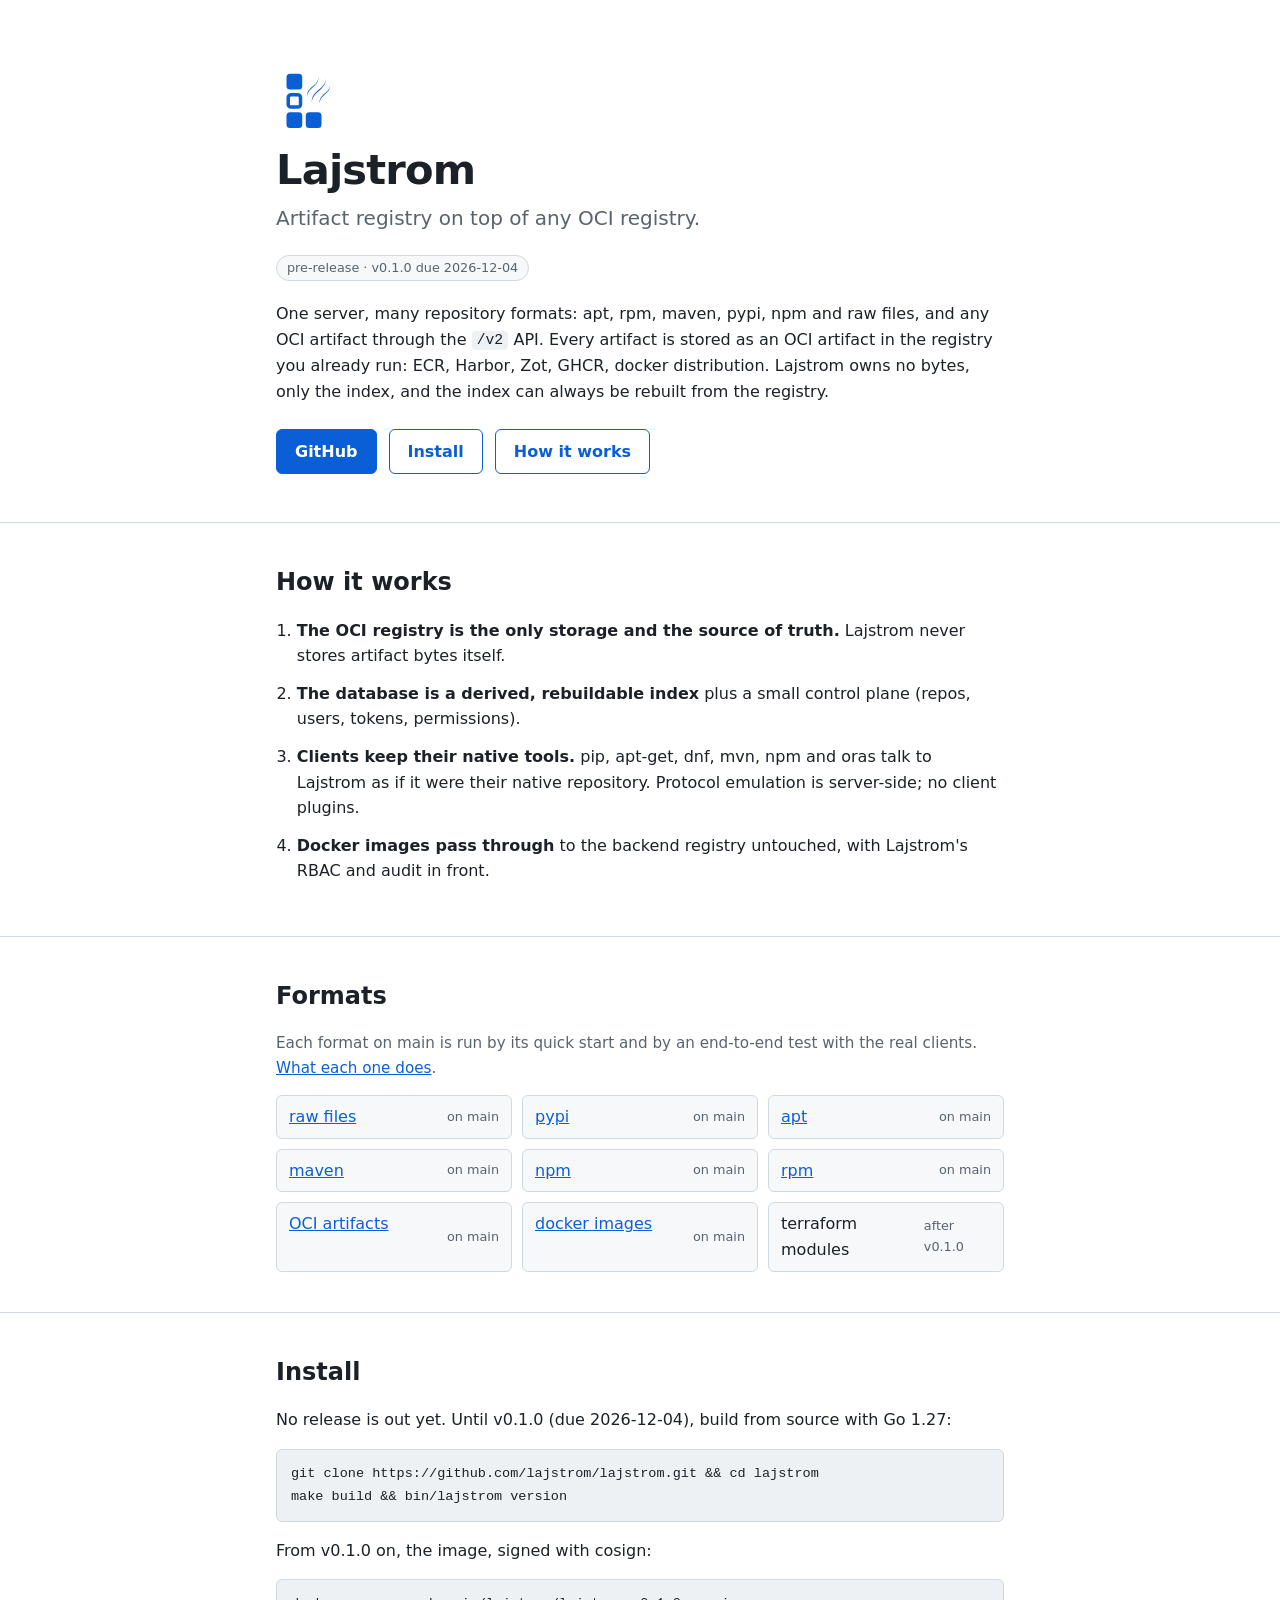
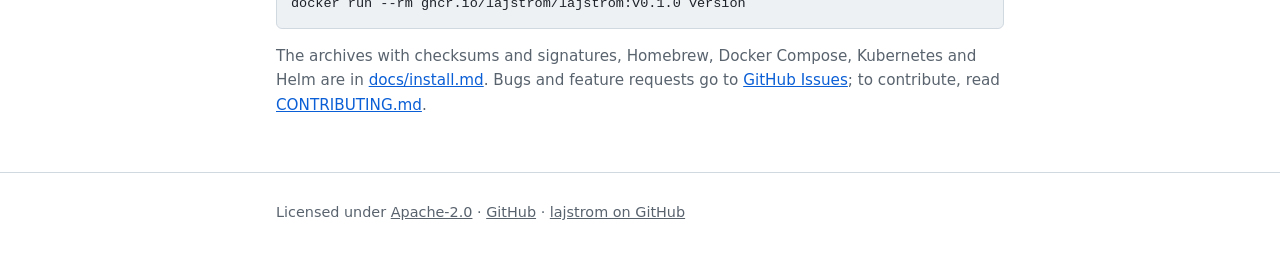
<file: index.html>
<!doctype html>
<html lang="en">
<head>
<meta charset="utf-8"><meta name="viewport" content="width=device-width,initial-scale=1"><link rel="icon" href="/favicon.svg" type="image/svg+xml"><link rel="stylesheet" href="/style.css">
<title>Lajstrom</title>
<meta name="description" content="Artifact registry on top of any OCI registry. One server for apt, rpm, maven, pypi, npm, raw files and OCI artifacts, stored in the registry you already run.">
<meta property="og:type" content="website">
<meta property="og:title" content="Lajstrom">
<meta property="og:description" content="Artifact registry on top of any OCI registry. One server for apt, rpm, maven, pypi, npm, raw files and OCI artifacts, stored in the registry you already run.">
<meta property="og:url" content="https://lajstrom.dev/">
</head>
<body>
<header class="hero"><div class="wrap">
<picture class="mark"><source srcset="/assets/logo-dark.svg" media="(prefers-color-scheme: dark)"><img src="/assets/logo.svg" alt="" width="56" height="56"></picture>
<h1>Lajstrom</h1>
<p class="tag">Artifact registry on top of any OCI registry.</p>
<span class="badge">pre-release &middot; v0.1.0 due 2026-12-04</span>
<p class="lead">One server, many repository formats: apt, rpm, maven, pypi, npm and raw files, and any OCI artifact through the <code>/v2</code> API. Every artifact is stored as an OCI artifact in the registry you already run: ECR, Harbor, Zot, GHCR, docker distribution. Lajstrom owns no bytes, only the index, and the index can always be rebuilt from the registry.</p>
<div class="btns"><a class="btn primary" href="https://github.com/lajstrom/lajstrom">GitHub</a><a class="btn" href="#install">Install</a><a class="btn" href="#how-it-works">How it works</a></div>
</div></header>
<main>
<section id="how-it-works"><div class="wrap">
<h2>How it works</h2>
<ol class="principles">
<li><strong>The OCI registry is the only storage and the source of truth.</strong> Lajstrom never stores artifact bytes itself.</li>
<li><strong>The database is a derived, rebuildable index</strong> plus a small control plane (repos, users, tokens, permissions).</li>
<li><strong>Clients keep their native tools.</strong> pip, apt-get, dnf, mvn, npm and oras talk to Lajstrom as if it were their native repository. Protocol emulation is server-side; no client plugins.</li>
<li><strong>Docker images pass through</strong> to the backend registry untouched, with Lajstrom's RBAC and audit in front.</li>
</ol>
</div></section>
<section id="formats"><div class="wrap">
<h2>Formats</h2>
<p class="note">Each format on main is run by its quick start and by an end-to-end test with the real clients. <a href="https://github.com/lajstrom/lajstrom#what-works">What each one does</a>.</p>
<ul class="formats">
<li><a href="https://github.com/lajstrom/lajstrom/blob/main/docs/quickstart/raw.md">raw files</a> <span>on main</span></li>
<li><a href="https://github.com/lajstrom/lajstrom/blob/main/docs/quickstart/pypi.md">pypi</a> <span>on main</span></li>
<li><a href="https://github.com/lajstrom/lajstrom/blob/main/docs/quickstart/apt.md">apt</a> <span>on main</span></li>
<li><a href="https://github.com/lajstrom/lajstrom/blob/main/docs/quickstart/maven.md">maven</a> <span>on main</span></li>
<li><a href="https://github.com/lajstrom/lajstrom/blob/main/docs/quickstart/npm.md">npm</a> <span>on main</span></li>
<li><a href="https://github.com/lajstrom/lajstrom/blob/main/docs/quickstart/rpm.md">rpm</a> <span>on main</span></li>
<li><a href="https://github.com/lajstrom/lajstrom/blob/main/docs/quickstart/oras.md">OCI artifacts</a> <span>on main</span></li>
<li><a href="https://github.com/lajstrom/lajstrom/blob/main/docs/quickstart/docker.md">docker images</a> <span>on main</span></li>
<li>terraform modules <span>after v0.1.0</span></li>
</ul>
</div></section>
<section id="install"><div class="wrap">
<h2>Install</h2>
<p>No release is out yet. Until v0.1.0 (due 2026-12-04), build from source with Go 1.27:</p>
<pre><code>git clone https://github.com/lajstrom/lajstrom.git &amp;&amp; cd lajstrom
make build &amp;&amp; bin/lajstrom version</code></pre>
<p>From v0.1.0 on, the image, signed with cosign:</p>
<pre><code>docker run --rm ghcr.io/lajstrom/lajstrom:v0.1.0 version</code></pre>
<p class="note">The archives with checksums and signatures, Homebrew, Docker Compose, Kubernetes and Helm are in <a href="https://github.com/lajstrom/lajstrom/blob/main/docs/install.md">docs/install.md</a>. Bugs and feature requests go to <a href="https://github.com/lajstrom/lajstrom/issues">GitHub Issues</a>; to contribute, read <a href="https://github.com/lajstrom/lajstrom/blob/main/CONTRIBUTING.md">CONTRIBUTING.md</a>.</p>
</div></section>
</main>
<footer><div class="wrap">
Licensed under <a href="https://www.apache.org/licenses/LICENSE-2.0">Apache-2.0</a> &middot; <a href="https://github.com/lajstrom/lajstrom">GitHub</a> &middot; <a href="https://github.com/lajstrom">lajstrom on GitHub</a>
</div></footer>
</body>
</html>
</file>
<file: style.css>
:root{--bg:#fff;--fg:#1c2128;--muted:#59636e;--line:#d1d9e0;--card:#f6f8fa;--accent:#0b5fd6;--accent-fg:#fff;--code:#eef1f4}
@media (prefers-color-scheme:dark){:root{--bg:#0d1117;--fg:#e6edf3;--muted:#9198a1;--line:#30363d;--card:#161b22;--accent:#4493f8;--accent-fg:#0d1117;--code:#1c2128}}
*{box-sizing:border-box}
html{-webkit-text-size-adjust:100%}
body{margin:0;background:var(--bg);color:var(--fg);font:16px/1.6 system-ui,-apple-system,"Segoe UI",Roboto,"Helvetica Neue",Arial,sans-serif}
.wrap{max-width:760px;margin:0 auto;padding:0 16px}
a{color:var(--accent)}
code,pre{font-family:ui-monospace,SFMono-Regular,Menlo,Consolas,"Liberation Mono",monospace;font-size:.92em}
code{background:var(--code);padding:.1em .35em;border-radius:4px}
pre{background:var(--code);border:1px solid var(--line);border-radius:6px;padding:12px 14px;overflow-x:auto;margin:12px 0}
pre code{background:none;padding:0}
header.hero{padding:72px 0 48px;border-bottom:1px solid var(--line)}
.mark{display:block;margin:0 0 18px}.mark img{display:block;width:56px;height:56px}
h1{font-size:2.6rem;line-height:1.15;margin:0 0 8px;letter-spacing:-.02em}
.tag{font-size:1.25rem;color:var(--muted);margin:0 0 20px}
.badge{display:inline-block;font-size:.8rem;border:1px solid var(--line);background:var(--card);color:var(--muted);border-radius:999px;padding:2px 10px;margin-bottom:20px}
.lead{margin:0 0 24px}
.btns{display:flex;flex-wrap:wrap;gap:12px}
.btn{display:inline-block;padding:9px 18px;border-radius:6px;border:1px solid var(--accent);text-decoration:none;font-weight:600}
.btn.primary{background:var(--accent);color:var(--accent-fg)}
section{padding:40px 0;border-bottom:1px solid var(--line)}
h2{font-size:1.5rem;margin:0 0 16px}
ol.principles{padding-left:1.3em;margin:0}
ol.principles li{margin-bottom:12px}
ul.formats{list-style:none;padding:0;margin:0;display:grid;grid-template-columns:repeat(auto-fill,minmax(200px,1fr));gap:10px}
ul.formats li{border:1px solid var(--line);background:var(--card);border-radius:6px;padding:8px 12px;display:flex;justify-content:space-between;gap:8px}
ul.formats span{color:var(--muted);font-size:.8rem;align-self:center}
.note{color:var(--muted);font-size:.95rem}
footer{padding:28px 0 48px;color:var(--muted);font-size:.9rem}
footer a{color:var(--muted)}
@media (max-width:480px){h1{font-size:2.1rem}header.hero{padding-top:48px}}
</file>
